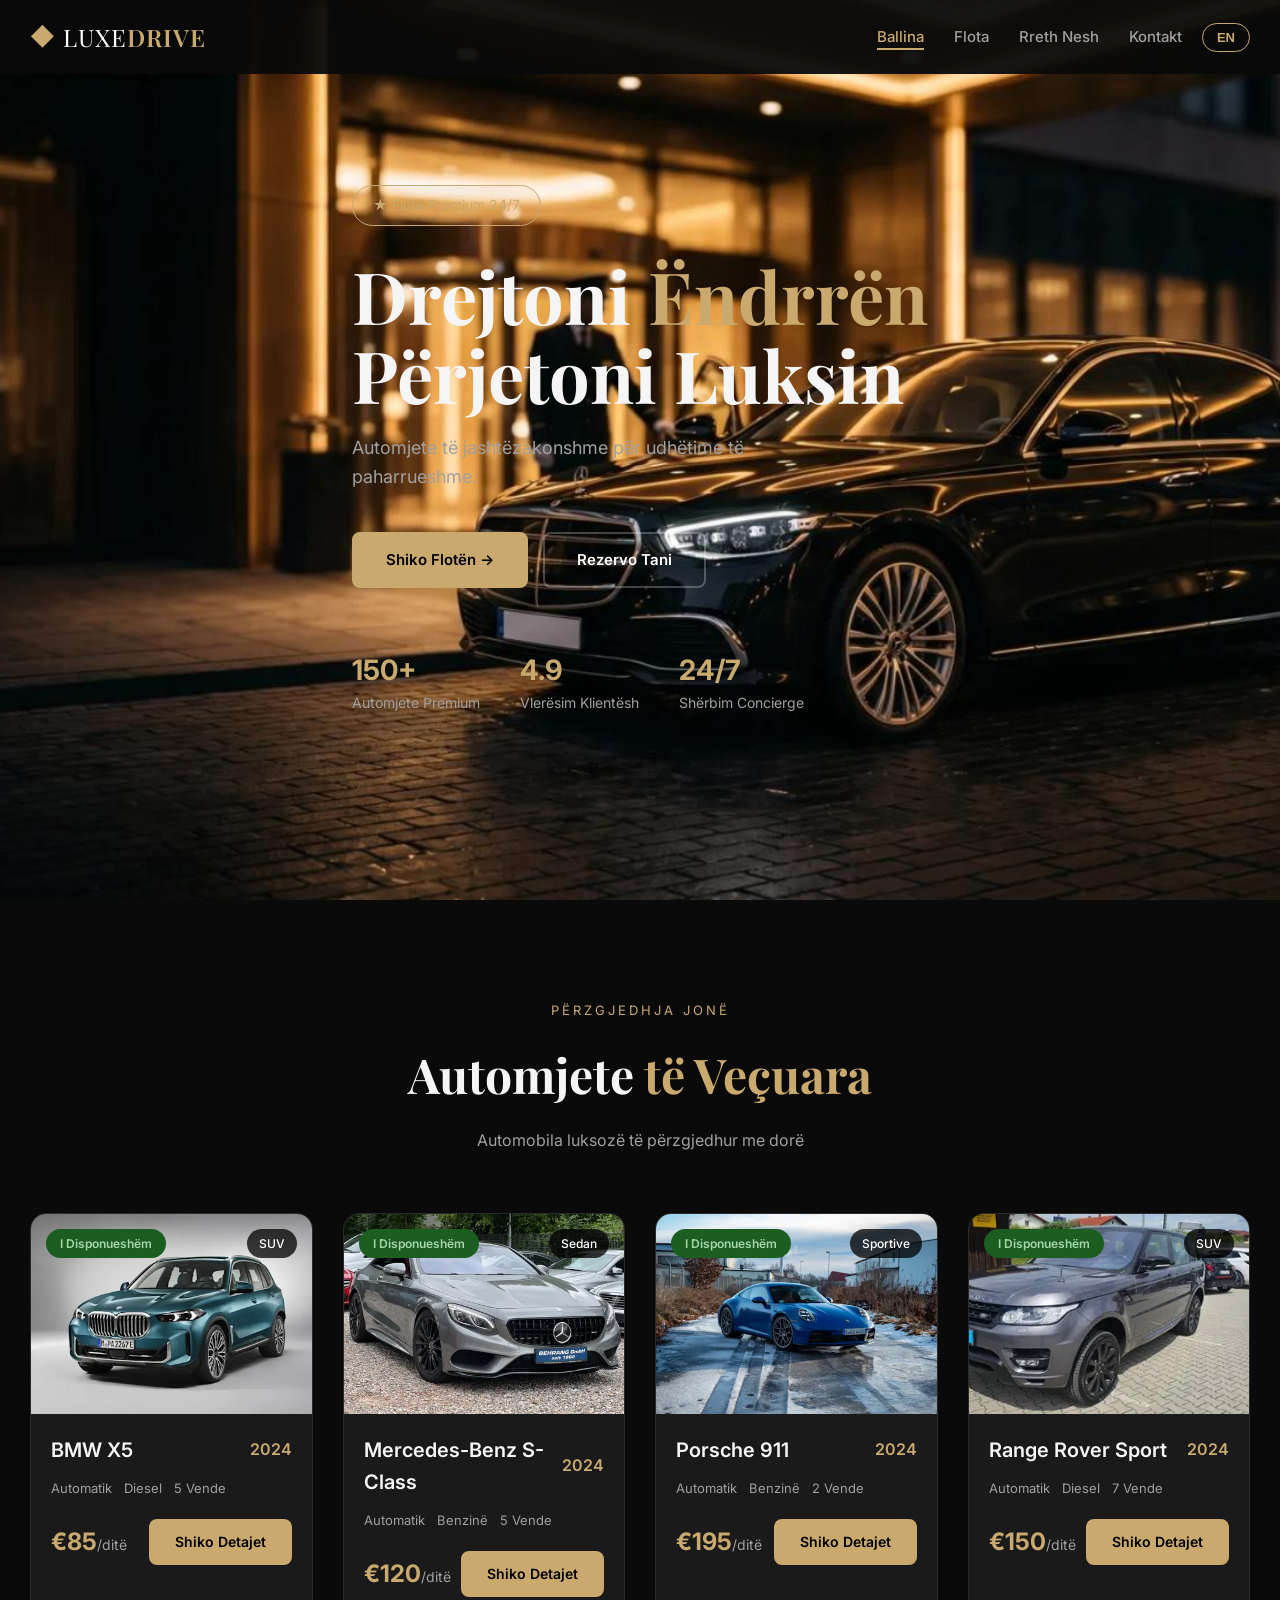
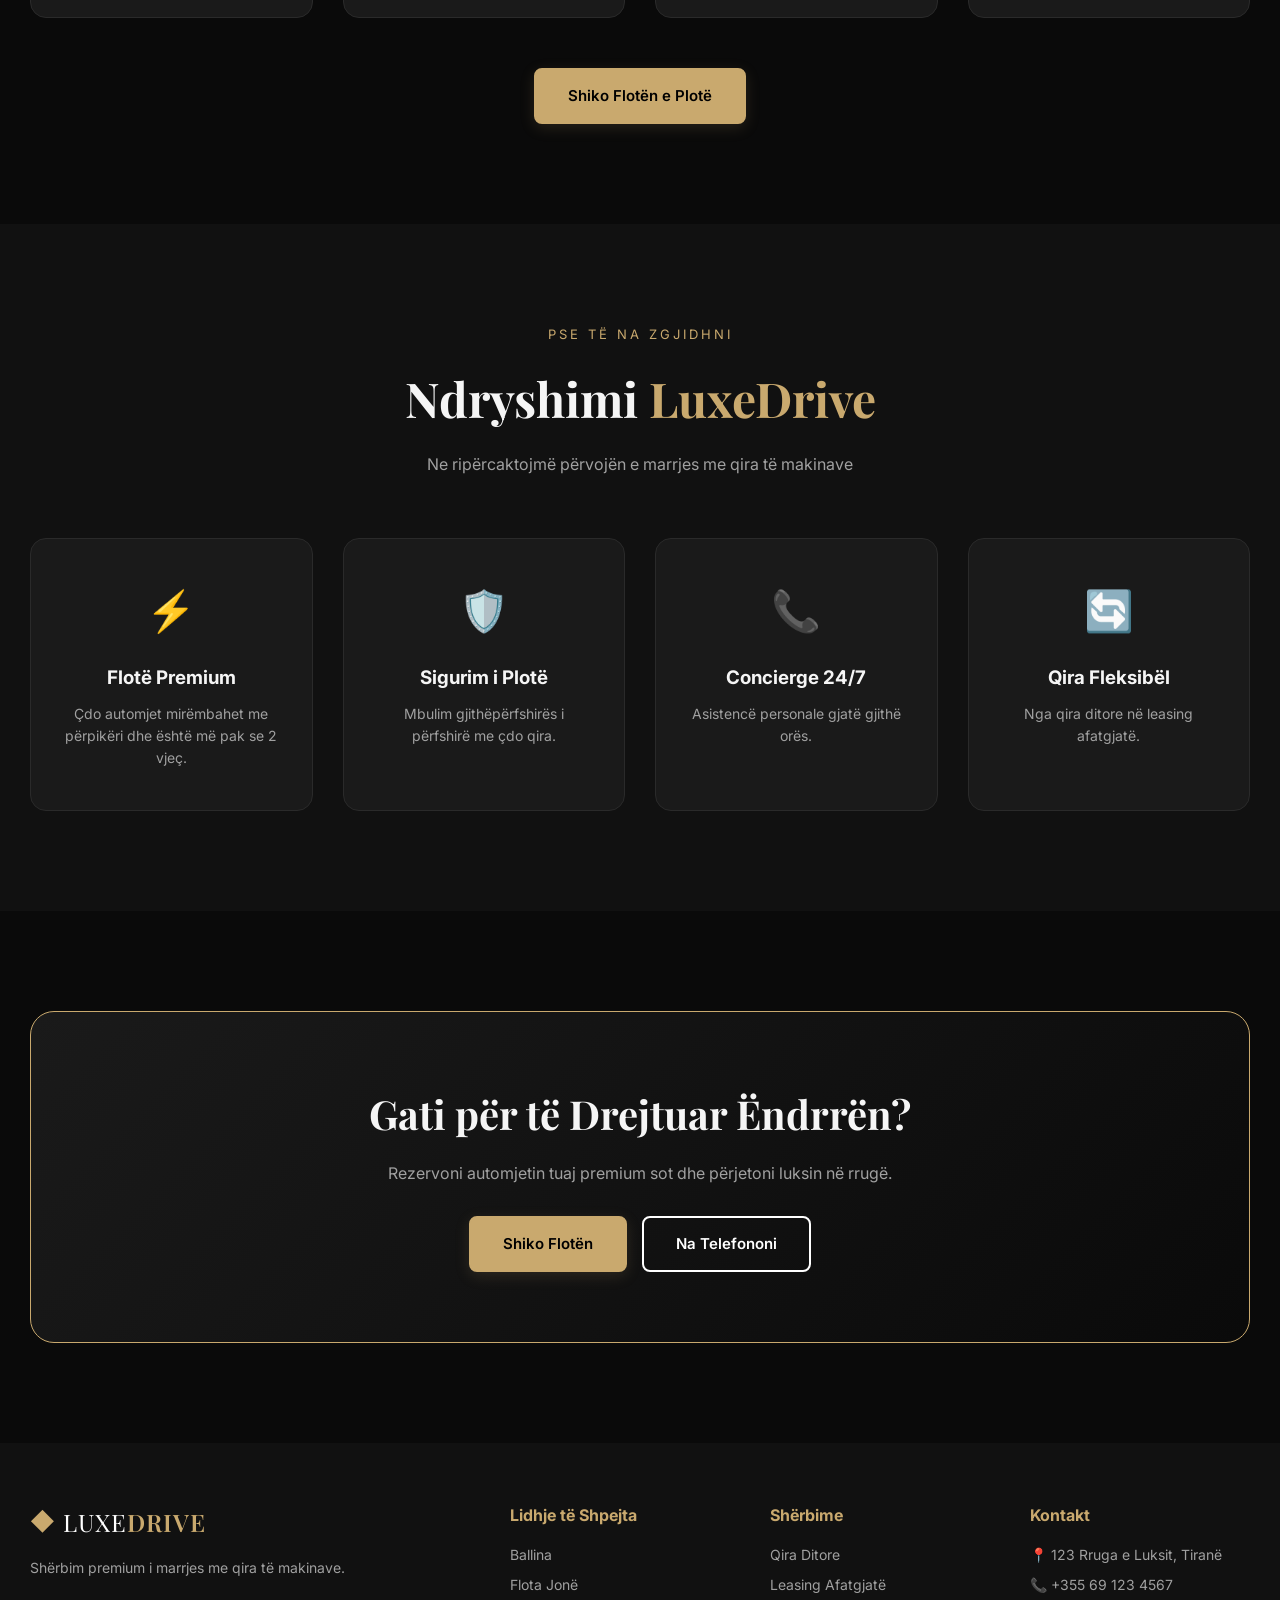
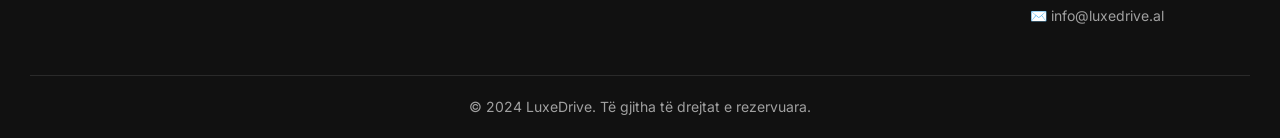
<file: index.html>
<!DOCTYPE html>
<html lang="sq">
<head>
    <meta charset="UTF-8">
    <meta name="viewport" content="width=device-width, initial-scale=1.0">
    <meta name="description" content="Makina me qira luksoze - Makina premium për shoferë të zgjuar. Merr me qira BMW, Mercedes, Porsche dhe më shumë.">
    <title>Makina Luksoze me Qira | Automjete Premium</title>
    <link rel="preconnect" href="https://fonts.googleapis.com">
    <link rel="preconnect" href="https://fonts.gstatic.com" crossorigin>
    <link href="https://fonts.googleapis.com/css2?family=Playfair+Display:ital,wght@0,400;0,500;0,600;0,700;0,800;1,400&family=Inter:wght@300;400;500;600;700&display=swap" rel="stylesheet">
    <link rel="stylesheet" href="style.css">
</head>
<body>
    <div class="loader-wrapper" id="loaderWrapper">
        <div class="loader"><div class="loader-ring"></div><span class="loader-text">LUXURY</span></div>
    </div>

    <button class="back-to-top" id="backToTop">↑</button>

    <nav class="navbar" id="navbar">
        <div class="nav-container">
            <a href="index.html" class="nav-logo">
                <span class="logo-icon">◆</span>
                <span class="logo-text">LUXE<span class="logo-accent">DRIVE</span></span>
            </a>
            <ul class="nav-links" id="navLinks">
                <li><a href="index.html" class="nav-link active">Ballina</a></li>
                <li><a href="fleet.html" class="nav-link">Flota</a></li>
                <li><a href="#why-us" class="nav-link">Rreth Nesh</a></li>
                <li><a href="#contact" class="nav-link">Kontakt</a></li>
            </ul>
            <div class="nav-actions">
                <button id="langToggle" class="lang-toggle">EN</button>
                <button class="hamburger" id="hamburger"><span></span><span></span><span></span></button>
            </div>
        </div>
    </nav>

    <section class="hero" id="hero">
        <div class="hero-overlay"></div>
        <div class="hero-bg" style="background-image: url('img/8BB7D976-9E53-4F63-9F30-2D5473FD84CC.jpeg');"></div>
        <div class="hero-content">
            <span class="hero-badge">★ Flotë Premium 24/7</span>
            <h1 class="hero-title">Drejtoni <span class="text-gold">Ëndrrën</span><br>Përjetoni Luksin</h1>
            <p class="hero-subtitle">Automjete të jashtëzakonshme për udhëtime të paharrueshme.</p>
            <div class="hero-buttons">
                <a href="fleet.html" class="btn btn-primary">Shiko Flotën →</a>
                <a href="fleet.html" class="btn btn-outline">Rezervo Tani</a>
            </div>
            <div class="hero-stats">
                <div class="hero-stat"><span class="stat-number">150+</span><span class="stat-label">Automjete Premium</span></div>
                <div class="hero-stat"><span class="stat-number">4.9</span><span class="stat-label">Vlerësim Klientësh</span></div>
                <div class="hero-stat"><span class="stat-number">24/7</span><span class="stat-label">Shërbim Concierge</span></div>
            </div>
        </div>
    </section>

    <section class="featured section-padding" id="featured">
        <div class="container">
            <div class="section-header">
                <span class="section-tag">Përzgjedhja Jonë</span>
                <h2 class="section-title">Automjete <span class="text-gold">të Veçuara</span></h2>
                <p class="section-desc">Automobila luksozë të përzgjedhur me dorë</p>
            </div>
            <div class="featured-grid">
                <div class="car-card">
                    <div class="car-card-image">
                        <img src="img/x5/1.webp" alt="BMW X5">
                        <span class="car-badge available">I Disponueshëm</span>
                        <span class="car-category">SUV</span>
                    </div>
                    <div class="car-card-body">
                        <div class="car-card-header"><h3>BMW X5</h3><span class="car-year">2024</span></div>
                        <div class="car-specs">
                            <span class="spec">Automatik</span>
                            <span class="spec">Diesel</span>
                            <span class="spec">5 Vende</span>
                        </div>
                        <div class="car-card-footer">
                            <span class="car-price">€85<span class="price-period">/ditë</span></span>
                            <a href="car-details.html?id=bmw-x5" class="btn btn-sm btn-gold">Shiko Detajet</a>
                        </div>
                    </div>
                </div>
                <div class="car-card">
                    <div class="car-card-image">
                        <img src="img/s-class/1.webp" alt="Mercedes S-Class">
                        <span class="car-badge available">I Disponueshëm</span>
                        <span class="car-category">Sedan</span>
                    </div>
                    <div class="car-card-body">
                        <div class="car-card-header"><h3>Mercedes-Benz S-Class</h3><span class="car-year">2024</span></div>
                        <div class="car-specs">
                            <span class="spec">Automatik</span>
                            <span class="spec">Benzinë</span>
                            <span class="spec">5 Vende</span>
                        </div>
                        <div class="car-card-footer">
                            <span class="car-price">€120<span class="price-period">/ditë</span></span>
                            <a href="car-details.html?id=mercedes-s-class" class="btn btn-sm btn-gold">Shiko Detajet</a>
                        </div>
                    </div>
                </div>
                <div class="car-card">
                    <div class="car-card-image">
                        <img src="img/porche911/1.webp" alt="Porsche 911">
                        <span class="car-badge available">I Disponueshëm</span>
                        <span class="car-category">Sportive</span>
                    </div>
                    <div class="car-card-body">
                        <div class="car-card-header"><h3>Porsche 911</h3><span class="car-year">2024</span></div>
                        <div class="car-specs">
                            <span class="spec">Automatik</span>
                            <span class="spec">Benzinë</span>
                            <span class="spec">2 Vende</span>
                        </div>
                        <div class="car-card-footer">
                            <span class="car-price">€195<span class="price-period">/ditë</span></span>
                            <a href="car-details.html?id=porsche-911" class="btn btn-sm btn-gold">Shiko Detajet</a>
                        </div>
                    </div>
                </div>
                <div class="car-card">
                    <div class="car-card-image">
                        <img src="img/rangerover/1.webp" alt="Range Rover Sport">
                        <span class="car-badge available">I Disponueshëm</span>
                        <span class="car-category">SUV</span>
                    </div>
                    <div class="car-card-body">
                        <div class="car-card-header"><h3>Range Rover Sport</h3><span class="car-year">2024</span></div>
                        <div class="car-specs">
                            <span class="spec">Automatik</span>
                            <span class="spec">Diesel</span>
                            <span class="spec">7 Vende</span>
                        </div>
                        <div class="car-card-footer">
                            <span class="car-price">€150<span class="price-period">/ditë</span></span>
                            <a href="car-details.html?id=range-rover-sport" class="btn btn-sm btn-gold">Shiko Detajet</a>
                        </div>
                    </div>
                </div>
            </div>
            <div class="section-cta">
                <a href="fleet.html" class="btn btn-primary">Shiko Flotën e Plotë</a>
            </div>
        </div>
    </section>

    <section class="why-us section-padding bg-dark" id="why-us">
        <div class="container">
            <div class="section-header">
                <span class="section-tag">Pse të Na Zgjidhni</span>
                <h2 class="section-title">Ndryshimi <span class="text-gold">LuxeDrive</span></h2>
                <p class="section-desc">Ne ripërcaktojmë përvojën e marrjes me qira të makinave</p>
            </div>
            <div class="features-grid">
                <div class="feature-card">
                    <div class="feature-icon">⚡</div>
                    <h3>Flotë Premium</h3>
                    <p>Çdo automjet mirëmbahet me përpikëri dhe është më pak se 2 vjeç.</p>
                </div>
                <div class="feature-card">
                    <div class="feature-icon">🛡️</div>
                    <h3>Sigurim i Plotë</h3>
                    <p>Mbulim gjithëpërfshirës i përfshirë me çdo qira.</p>
                </div>
                <div class="feature-card">
                    <div class="feature-icon">📞</div>
                    <h3>Concierge 24/7</h3>
                    <p>Asistencë personale gjatë gjithë orës.</p>
                </div>
                <div class="feature-card">
                    <div class="feature-icon">🔄</div>
                    <h3>Qira Fleksibël</h3>
                    <p>Nga qira ditore në leasing afatgjatë.</p>
                </div>
            </div>
        </div>
    </section>

    <section class="cta section-padding" id="contact">
        <div class="container">
            <div class="cta-card">
                <h2>Gati për të Drejtuar Ëndrrën?</h2>
                <p>Rezervoni automjetin tuaj premium sot dhe përjetoni luksin në rrugë.</p>
                <div class="cta-buttons">
                    <a href="fleet.html" class="btn btn-primary">Shiko Flotën</a>
                    <a href="tel:+355691234567" class="btn btn-outline-white">Na Telefononi</a>
                </div>
            </div>
        </div>
    </section>

    <footer class="footer">
        <div class="container">
            <div class="footer-grid">
                <div class="footer-brand">
                    <a href="index.html" class="nav-logo"><span class="logo-icon">◆</span><span class="logo-text">LUXE<span class="logo-accent">DRIVE</span></span></a>
                    <p>Shërbim premium i marrjes me qira të makinave.</p>
                </div>
                <div class="footer-links">
                    <h4>Lidhje të Shpejta</h4>
                    <ul>
                        <li><a href="index.html">Ballina</a></li>
                        <li><a href="fleet.html">Flota Jonë</a></li>
                    </ul>
                </div>
                <div class="footer-links">
                    <h4>Shërbime</h4>
                    <ul>
                        <li><a href="#">Qira Ditore</a></li>
                        <li><a href="#">Leasing Afatgjatë</a></li>
                    </ul>
                </div>
                <div class="footer-contact">
                    <h4>Kontakt</h4>
                    <ul>
                        <li>📍 123 Rruga e Luksit, Tiranë</li>
                        <li>📞 +355 69 123 4567</li>
                        <li>✉️ info@luxedrive.al</li>
                    </ul>
                </div>
            </div>
            <div class="footer-bottom">
                <p>© 2024 LuxeDrive. Të gjitha të drejtat e rezervuara.</p>
            </div>
        </div>
    </footer>

    <script src="main.js"></script>
</body>
</html>
</file>
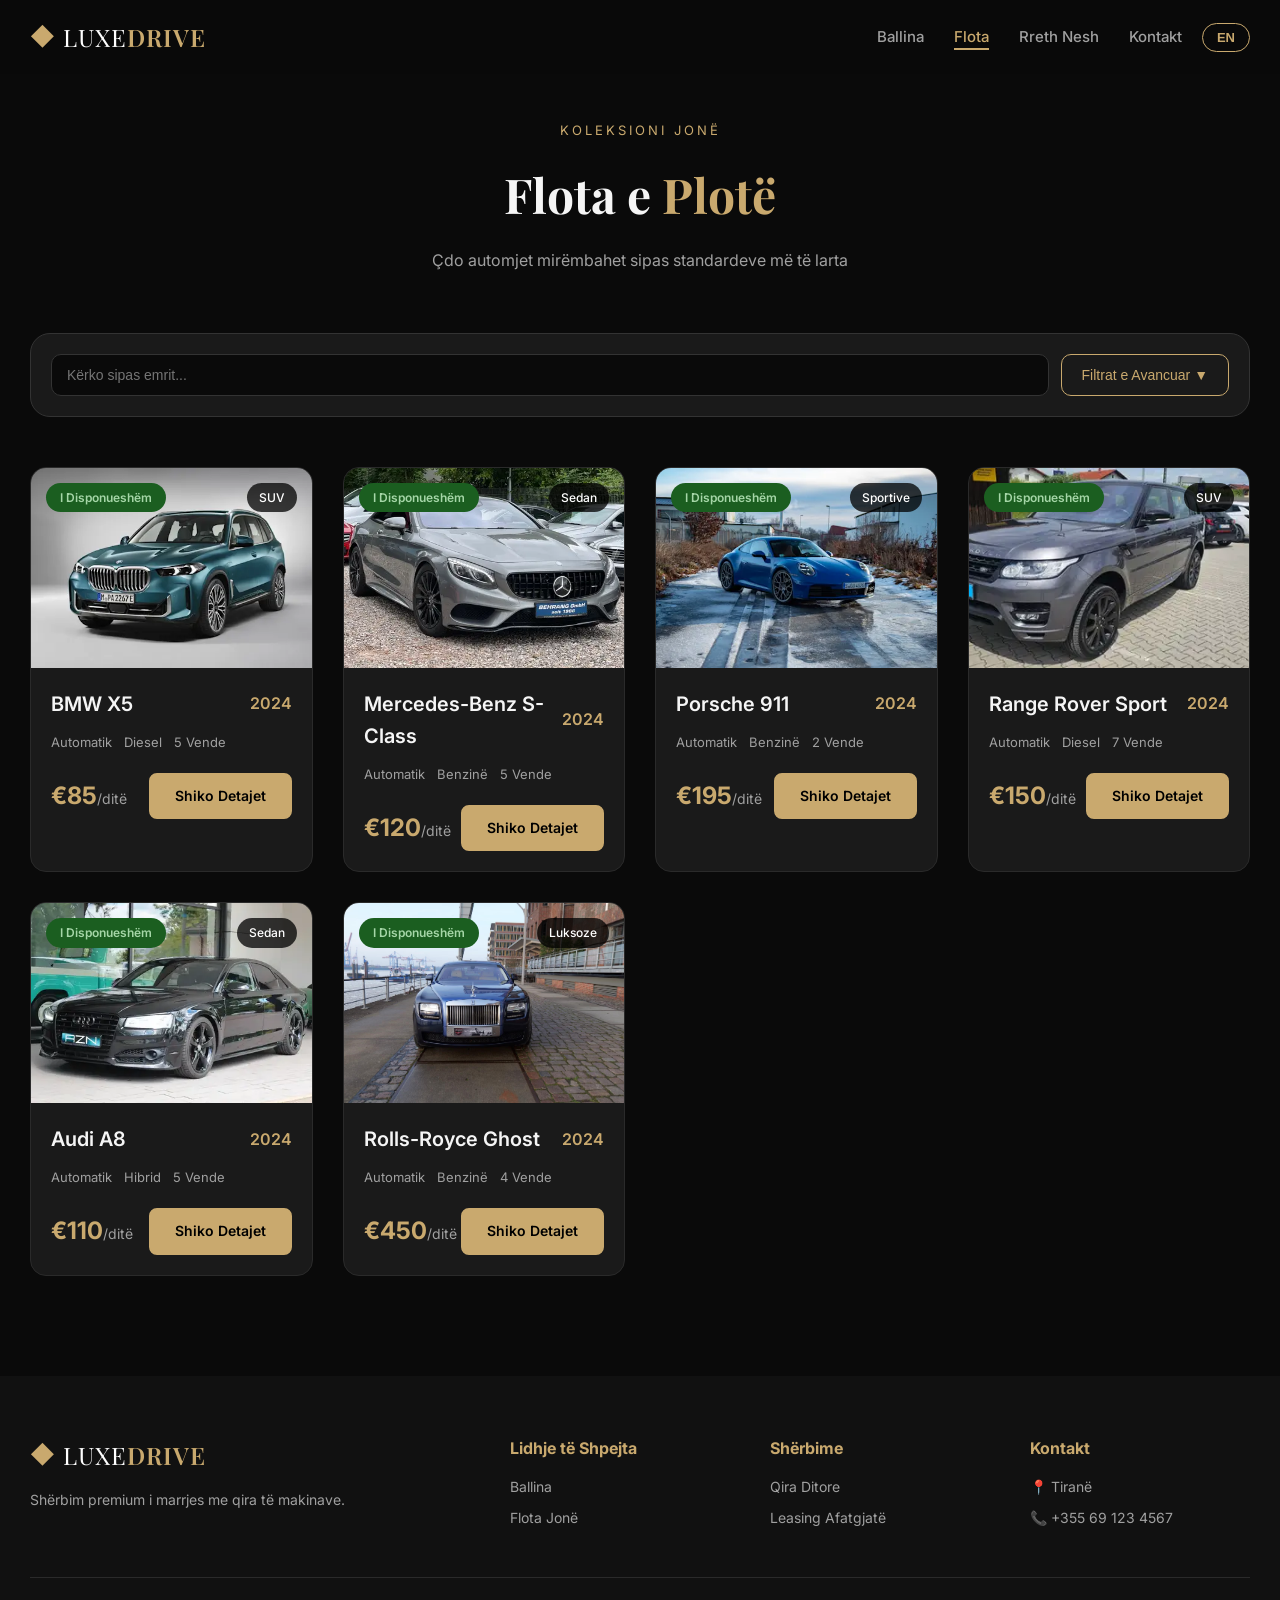
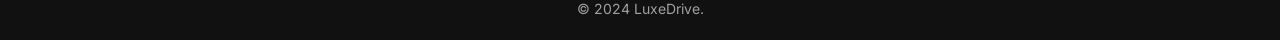
<file: fleet.html>
<!DOCTYPE html>
<html lang="sq">
<head>
    <meta charset="UTF-8">
    <meta name="viewport" content="width=device-width, initial-scale=1.0">
    <meta name="description" content="Shfletoni flotën tonë të plotë të makinave luksoze me qira.">
    <title>Flota Jonë | LuxeDrive</title>
    <link rel="preconnect" href="https://fonts.googleapis.com">
    <link rel="preconnect" href="https://fonts.gstatic.com" crossorigin>
    <link href="https://fonts.googleapis.com/css2?family=Playfair+Display:ital,wght@0,400;0,500;0,600;0,700;0,800;1,400&family=Inter:wght@300;400;500;600;700&display=swap" rel="stylesheet">
    <link rel="stylesheet" href="style.css">
    <style>
        /* Stilet shtesë për fleet */
        .fleet-grid { display: grid; grid-template-columns: repeat(auto-fill, minmax(280px, 1fr)); gap: 30px; }
        .filters-bar { background: #1a1a1a; border: 1px solid #333; padding: 20px; border-radius: 20px; display: flex; flex-wrap: wrap; gap: 12px; align-items: center; margin-bottom: 50px; }
        .filter-group { position: relative; min-width: 150px; flex: 1; }
        .filter-input, .filter-select { width: 100%; background: #0a0a0a; border: 1px solid #333; color: #fff; padding: 12px 15px; border-radius: 10px; font-size: 14px; appearance: none; }
        .filter-select { background-image: url("data:image/svg+xml,%3Csvg width='12' height='8' viewBox='0 0 12 8' fill='none' xmlns='http://www.w3.org/2000/svg'%3E%3Cpath d='M1 1.5L6 6.5L11 1.5' stroke='%23c9a96e' stroke-width='1.5' stroke-linecap='round'/%3E%3C/svg%3E"); background-repeat: no-repeat; background-position: right 14px center; padding-right: 36px; }
        .filter-input:focus, .filter-select:focus { outline: none; border-color: #c9a96e; }
        .price-range { display: flex; flex-direction: column; gap: 6px; color: #a0a0a0; }
        #priceRange { accent-color: #c9a96e; }
        #priceValue { color: #c9a96e; font-weight: 600; }
        .filter-toggle-btn { background: transparent; border: 1px solid #c9a96e; color: #c9a96e; padding: 12px 20px; border-radius: 10px; cursor: pointer; font-size: 14px; white-space: nowrap; transition: all 0.3s; }
        .filter-toggle-btn:hover { background: #c9a96e; color: #000; }
        .filter-expanded { display: none; flex-wrap: wrap; gap: 12px; width: 100%; padding-top: 15px; }
        .filter-expanded.active { display: flex; }
        .filter-search-row { display: flex; gap: 12px; align-items: center; width: 100%; }
        .btn-reset { background: transparent; border: 1px solid #c9a96e; color: #c9a96e; padding: 12px 22px; border-radius: 10px; cursor: pointer; font-size: 14px; white-space: nowrap; transition: all 0.3s; }
        .btn-reset:hover { background: #c9a96e; color: #000; }
        .no-results { text-align: center; padding: 50px; color: #a0a0a0; font-size: 18px; display: none; }
    </style>
</head>
<body>
    <div class="loader-wrapper" id="loaderWrapper">
        <div class="loader"><div class="loader-ring"></div><span class="loader-text">LUXURY</span></div>
    </div>

    <button class="back-to-top" id="backToTop">↑</button>

    <nav class="navbar" id="navbar">
        <div class="nav-container">
            <a href="index.html" class="nav-logo">
                <span class="logo-icon">◆</span><span class="logo-text">LUXE<span class="logo-accent">DRIVE</span></span>
            </a>
            <ul class="nav-links" id="navLinks">
                <li><a href="index.html" class="nav-link">Ballina</a></li>
                <li><a href="fleet.html" class="nav-link active">Flota</a></li>
                <li><a href="index.html#why-us" class="nav-link">Rreth Nesh</a></li>
                <li><a href="index.html#contact" class="nav-link">Kontakt</a></li>
            </ul>
            <div class="nav-actions">
                <button id="langToggle" class="lang-toggle">EN</button>
                <button class="hamburger" id="hamburger"><span></span><span></span><span></span></button>
            </div>
        </div>
    </nav>

    <main class="section-padding" style="padding-top: 120px;">
        <div class="container">
            <div class="section-header">
                <span class="section-tag">Koleksioni Jonë</span>
                <h1 class="section-title">Flota e <span class="text-gold">Plotë</span></h1>
                <p class="section-desc">Çdo automjet mirëmbahet sipas standardeve më të larta</p>
            </div>

            <div class="filters-bar" id="filtersBar">
                <div class="filter-search-row">
                    <div class="filter-group" style="flex: 2;">
                        <input type="text" id="searchInput" placeholder="Kërko sipas emrit..." class="filter-input">
                    </div>
                    <button class="filter-toggle-btn" id="filterToggleBtn">Filtrat e Avancuar ▼</button>
                </div>
                <div class="filter-expanded" id="filterExpanded">
                    <div class="filter-group">
                        <select id="brandFilter" class="filter-select">
                            <option value="">Të gjitha Markat</option>
                            <option value="bmw">BMW</option>
                            <option value="mercedes">Mercedes-Benz</option>
                            <option value="porsche">Porsche</option>
                            <option value="land-rover">Land Rover</option>
                            <option value="audi">Audi</option>
                            <option value="rolls-royce">Rolls-Royce</option>
                        </select>
                    </div>
                    <div class="filter-group">
                        <select id="categoryFilter" class="filter-select">
                            <option value="">Të gjitha Kategoritë</option>
                            <option value="sedan">Sedan</option>
                            <option value="suv">SUV</option>
                            <option value="sports">Sportive</option>
                            <option value="luxury">Luksoze</option>
                        </select>
                    </div>
                    <div class="filter-group">
                        <select id="transmissionFilter" class="filter-select">
                            <option value="">Transmisioni</option>
                            <option value="automatic">Automatik</option>
                            <option value="manual">Manual</option>
                        </select>
                    </div>
                    <div class="filter-group">
                        <select id="fuelFilter" class="filter-select">
                            <option value="">Karburanti</option>
                            <option value="petrol">Benzinë</option>
                            <option value="diesel">Diesel</option>
                            <option value="hybrid">Hibrid</option>
                            <option value="electric">Elektrik</option>
                        </select>
                    </div>
                    <div class="filter-group">
                        <select id="seatsFilter" class="filter-select">
                            <option value="">Vendet</option>
                            <option value="2">2</option>
                            <option value="5">5</option>
                            <option value="7">7</option>
                        </select>
                    </div>
                    <div class="filter-group price-range">
                        <label>Çmimi Maksimal: €<span id="priceValue">500</span>/ditë</label>
                        <input type="range" id="priceRange" min="50" max="500" value="500" step="10">
                    </div>
                    <div class="filter-group">
                        <select id="availabilityFilter" class="filter-select">
                            <option value="">Disponueshmëria</option>
                            <option value="true">Të Disponueshme Tani</option>
                        </select>
                    </div>
                    <div class="filter-group">
                        <select id="sortFilter" class="filter-select" style="border-color: #c9a96e; color: #c9a96e;">
                            <option value="default">Rendit: Parazgjedhur</option>
                            <option value="price-asc">Çmimi më i Ulët</option>
                            <option value="price-desc">Çmimi më i Lartë</option>
                            <option value="newest">Më të Rejat</option>
                            <option value="popular">Të Popullarizuara</option>
                        </select>
                    </div>
                    <button id="resetFilters" class="btn-reset">Rivendos Filtrat</button>
                </div>
            </div>

            <div class="fleet-grid" id="fleetGrid">
                <div class="car-card" data-brand="bmw" data-category="suv" data-transmission="automatic" data-fuel="diesel" data-seats="5" data-price="85" data-available="true" data-year="2024" data-popular="true" data-name="BMW X5">
                    <div class="car-card-image">
                        <img src="img/x5/1.webp" alt="BMW X5">
                        <span class="car-badge available">I Disponueshëm</span>
                        <span class="car-category">SUV</span>
                    </div>
                    <div class="car-card-body">
                        <div class="car-card-header"><h3>BMW X5</h3><span class="car-year">2024</span></div>
                        <div class="car-specs"><span class="spec">Automatik</span><span class="spec">Diesel</span><span class="spec">5 Vende</span></div>
                        <div class="car-card-footer">
                            <span class="car-price">€85<span class="price-period">/ditë</span></span>
                            <a href="car-details.html?id=bmw-x5" class="btn btn-sm btn-gold">Shiko Detajet</a>
                        </div>
                    </div>
                </div>
                <div class="car-card" data-brand="mercedes" data-category="sedan" data-transmission="automatic" data-fuel="petrol" data-seats="5" data-price="120" data-available="true" data-year="2024" data-popular="true" data-name="Mercedes-Benz S-Class">
                    <div class="car-card-image">
                        <img src="img/s-class/1.webp" alt="Mercedes S-Class">
                        <span class="car-badge available">I Disponueshëm</span>
                        <span class="car-category">Sedan</span>
                    </div>
                    <div class="car-card-body">
                        <div class="car-card-header"><h3>Mercedes-Benz S-Class</h3><span class="car-year">2024</span></div>
                        <div class="car-specs"><span class="spec">Automatik</span><span class="spec">Benzinë</span><span class="spec">5 Vende</span></div>
                        <div class="car-card-footer">
                            <span class="car-price">€120<span class="price-period">/ditë</span></span>
                            <a href="car-details.html?id=mercedes-s-class" class="btn btn-sm btn-gold">Shiko Detajet</a>
                        </div>
                    </div>
                </div>
                <div class="car-card" data-brand="porsche" data-category="sports" data-transmission="automatic" data-fuel="petrol" data-seats="2" data-price="195" data-available="true" data-year="2024" data-popular="true" data-name="Porsche 911">
                    <div class="car-card-image">
                        <img src="img/porche911/1.webp" alt="Porsche 911">
                        <span class="car-badge available">I Disponueshëm</span>
                        <span class="car-category">Sportive</span>
                    </div>
                    <div class="car-card-body">
                        <div class="car-card-header"><h3>Porsche 911</h3><span class="car-year">2024</span></div>
                        <div class="car-specs"><span class="spec">Automatik</span><span class="spec">Benzinë</span><span class="spec">2 Vende</span></div>
                        <div class="car-card-footer">
                            <span class="car-price">€195<span class="price-period">/ditë</span></span>
                            <a href="car-details.html?id=porsche-911" class="btn btn-sm btn-gold">Shiko Detajet</a>
                        </div>
                    </div>
                </div>
                <div class="car-card" data-brand="land-rover" data-category="suv" data-transmission="automatic" data-fuel="diesel" data-seats="7" data-price="150" data-available="true" data-year="2024" data-popular="true" data-name="Range Rover Sport">
                    <div class="car-card-image">
                        <img src="img/rangerover/1.webp" alt="Range Rover Sport">
                        <span class="car-badge available">I Disponueshëm</span>
                        <span class="car-category">SUV</span>
                    </div>
                    <div class="car-card-body">
                        <div class="car-card-header"><h3>Range Rover Sport</h3><span class="car-year">2024</span></div>
                        <div class="car-specs"><span class="spec">Automatik</span><span class="spec">Diesel</span><span class="spec">7 Vende</span></div>
                        <div class="car-card-footer">
                            <span class="car-price">€150<span class="price-period">/ditë</span></span>
                            <a href="car-details.html?id=range-rover-sport" class="btn btn-sm btn-gold">Shiko Detajet</a>
                        </div>
                    </div>
                </div>
                <div class="car-card" data-brand="audi" data-category="sedan" data-transmission="automatic" data-fuel="hybrid" data-seats="5" data-price="110" data-available="true" data-year="2024" data-popular="false" data-name="Audi A8">
                    <div class="car-card-image">
                        <img src="img/audia8/1.webp" alt="Audi A8">
                        <span class="car-badge available">I Disponueshëm</span>
                        <span class="car-category">Sedan</span>
                    </div>
                    <div class="car-card-body">
                        <div class="car-card-header"><h3>Audi A8</h3><span class="car-year">2024</span></div>
                        <div class="car-specs"><span class="spec">Automatik</span><span class="spec">Hibrid</span><span class="spec">5 Vende</span></div>
                        <div class="car-card-footer">
                            <span class="car-price">€110<span class="price-period">/ditë</span></span>
                            <a href="car-details.html?id=audi-a8" class="btn btn-sm btn-gold">Shiko Detajet</a>
                        </div>
                    </div>
                </div>
                <div class="car-card" data-brand="rolls-royce" data-category="luxury" data-transmission="automatic" data-fuel="petrol" data-seats="4" data-price="450" data-available="true" data-year="2024" data-popular="false" data-name="Rolls-Royce Ghost">
                    <div class="car-card-image">
                        <img src="img/rr/1.jpeg" alt="Rolls-Royce Ghost">
                        <span class="car-badge available">I Disponueshëm</span>
                        <span class="car-category">Luksoze</span>
                    </div>
                    <div class="car-card-body">
                        <div class="car-card-header"><h3>Rolls-Royce Ghost</h3><span class="car-year">2024</span></div>
                        <div class="car-specs"><span class="spec">Automatik</span><span class="spec">Benzinë</span><span class="spec">4 Vende</span></div>
                        <div class="car-card-footer">
                            <span class="car-price">€450<span class="price-period">/ditë</span></span>
                            <a href="car-details.html?id=rolls-royce-ghost" class="btn btn-sm btn-gold">Shiko Detajet</a>
                        </div>
                    </div>
                </div>
            </div>
            <div class="no-results" id="noResults">Nuk ka automjete që përputhen me filtrat.</div>
        </div>
    </main>

    <footer class="footer">
        <div class="container">
            <div class="footer-grid">
                <div class="footer-brand">
                    <a href="index.html" class="nav-logo"><span class="logo-icon">◆</span><span class="logo-text">LUXE<span class="logo-accent">DRIVE</span></span></a>
                    <p>Shërbim premium i marrjes me qira të makinave.</p>
                </div>
                <div class="footer-links"><h4>Lidhje të Shpejta</h4><ul><li><a href="index.html">Ballina</a></li><li><a href="fleet.html">Flota Jonë</a></li></ul></div>
                <div class="footer-links"><h4>Shërbime</h4><ul><li><a href="#">Qira Ditore</a></li><li><a href="#">Leasing Afatgjatë</a></li></ul></div>
                <div class="footer-contact"><h4>Kontakt</h4><ul><li>📍 Tiranë</li><li>📞 +355 69 123 4567</li></ul></div>
            </div>
            <div class="footer-bottom"><p>© 2024 LuxeDrive.</p></div>
        </div>
    </footer>

    <script src="main.js"></script>
    <script>
        // Filter toggle
        document.getElementById('filterToggleBtn').addEventListener('click', function() {
            document.getElementById('filterExpanded').classList.toggle('active');
            this.textContent = document.getElementById('filterExpanded').classList.contains('active') ? 'Fshih Filtrat ▲' : 'Filtrat e Avancuar ▼';
        });

        // Fleet filter logic
        (function() {
            const cards = Array.from(document.querySelectorAll('#fleetGrid .car-card'));
            const searchInput = document.getElementById('searchInput');
            const brandFilter = document.getElementById('brandFilter');
            const categoryFilter = document.getElementById('categoryFilter');
            const transmissionFilter = document.getElementById('transmissionFilter');
            const fuelFilter = document.getElementById('fuelFilter');
            const seatsFilter = document.getElementById('seatsFilter');
            const priceRange = document.getElementById('priceRange');
            const priceValue = document.getElementById('priceValue');
            const availabilityFilter = document.getElementById('availabilityFilter');
            const sortFilter = document.getElementById('sortFilter');
            const resetBtn = document.getElementById('resetFilters');
            const noResults = document.getElementById('noResults');
            const fleetGrid = document.getElementById('fleetGrid');

            function applyFilters() {
                const searchTerm = searchInput.value.toLowerCase();
                const brand = brandFilter.value;
                const category = categoryFilter.value;
                const transmission = transmissionFilter.value;
                const fuel = fuelFilter.value;
                const seats = seatsFilter.value;
                const maxPrice = parseInt(priceRange.value);
                const available = availabilityFilter.value;
                priceValue.textContent = maxPrice;
                let visibleCount = 0;

                cards.forEach(card => {
                    const name = card.dataset.name.toLowerCase();
                    let show = true;
                    if (searchTerm && !name.includes(searchTerm)) show = false;
                    if (brand && card.dataset.brand !== brand) show = false;
                    if (category && card.dataset.category !== category) show = false;
                    if (transmission && card.dataset.transmission !== transmission) show = false;
                    if (fuel && card.dataset.fuel !== fuel) show = false;
                    if (seats && card.dataset.seats !== seats) show = false;
                    if (parseInt(card.dataset.price) > maxPrice) show = false;
                    if (available === 'true' && card.dataset.available !== 'true') show = false;
                    card.style.display = show ? '' : 'none';
                    if (show) visibleCount++;
                });
                noResults.style.display = visibleCount === 0 ? 'block' : 'none';
                sortCards();
            }

            function sortCards() {
                const sortBy = sortFilter.value;
                const visible = Array.from(fleetGrid.children).filter(c => c.style.display !== 'none');
                visible.sort((a, b) => {
                    if (sortBy === 'price-asc') return parseInt(a.dataset.price) - parseInt(b.dataset.price);
                    if (sortBy === 'price-desc') return parseInt(b.dataset.price) - parseInt(a.dataset.price);
                    if (sortBy === 'newest') return parseInt(b.dataset.year) - parseInt(a.dataset.year);
                    if (sortBy === 'popular') return (b.dataset.popular === 'true' ? 1 : 0) - (a.dataset.popular === 'true' ? 1 : 0);
                    return 0;
                });
                visible.forEach(card => fleetGrid.appendChild(card));
            }

            [searchInput, brandFilter, categoryFilter, transmissionFilter, fuelFilter, seatsFilter, availabilityFilter].forEach(el => {
                el.addEventListener('input', applyFilters);
                el.addEventListener('change', applyFilters);
            });
            priceRange.addEventListener('input', applyFilters);
            sortFilter.addEventListener('change', applyFilters);
            resetBtn.addEventListener('click', () => {
                searchInput.value = '';
                brandFilter.value = '';
                categoryFilter.value = '';
                transmissionFilter.value = '';
                fuelFilter.value = '';
                seatsFilter.value = '';
                priceRange.value = 500;
                priceValue.textContent = '500';
                availabilityFilter.value = '';
                sortFilter.value = 'default';
                cards.forEach(card => card.style.display = '');
                noResults.style.display = 'none';
            });
            applyFilters();
        })();
    </script>
</body>
</html>
</file>
<file: style.css>
:root {
    --gold: #c9a96e;
    --gold-light: #e0c78a;
    --gold-dark: #b8943c;
    --dark-bg: #0a0a0a;
    --dark-surface: #111111;
    --dark-card: #1a1a1a;
    --text-primary: #f5f5f5;
    --text-secondary: #a0a0a0;
    --border-color: #2a2a2a;
    --font-heading: 'Playfair Display', serif;
    --font-body: 'Inter', sans-serif;
    --shadow-gold: 0 4px 15px rgba(201,169,110,0.15);
}

* { margin: 0; padding: 0; box-sizing: border-box; }
html { scroll-behavior: smooth; }
body {
    font-family: var(--font-body);
    background: var(--dark-bg);
    color: var(--text-primary);
    line-height: 1.6;
    overflow-x: hidden;
    -webkit-font-smoothing: antialiased;
}

/* Loader */
.loader-wrapper {
    position: fixed; top: 0; left: 0; width: 100%; height: 100%;
    background: var(--dark-bg); display: flex; flex-direction: column; align-items: center; justify-content: center;
    z-index: 9999; transition: opacity 0.5s ease, visibility 0.5s;
}
.loader-wrapper.hidden { opacity: 0; visibility: hidden; }
.loader-ring {
    width: 50px; height: 50px; border: 3px solid rgba(201,169,110,0.2);
    border-top-color: var(--gold); border-radius: 50%;
    animation: spin 1s linear infinite; margin-bottom: 20px;
}
.loader-text { font-family: var(--font-heading); letter-spacing: 4px; color: var(--gold); font-size: 14px; }
@keyframes spin { to { transform: rotate(360deg); } }

/* Back to top */
.back-to-top {
    position: fixed; bottom: 30px; right: 30px; width: 45px; height: 45px;
    background: var(--gold); color: #000; border: none; border-radius: 50%;
    cursor: pointer; opacity: 0; visibility: hidden; transition: all 0.3s; z-index: 999;
    display: flex; align-items: center; justify-content: center; box-shadow: var(--shadow-gold); font-size: 20px;
}
.back-to-top:hover { background: var(--gold-light); transform: translateY(-2px); }
.back-to-top.visible { opacity: 1; visibility: visible; }

/* Navbar */
.navbar {
    position: fixed; top: 0; left: 0; width: 100%; z-index: 1000;
    padding: 18px 0; transition: all 0.3s ease; background: rgba(10,10,10,0.95);
}
.navbar.scrolled { padding: 12px 0; box-shadow: 0 4px 20px rgba(0,0,0,0.6); }
.nav-container { max-width: 1300px; margin: 0 auto; padding: 0 30px; display: flex; align-items: center; justify-content: space-between; }
.nav-logo { display: flex; align-items: center; gap: 8px; text-decoration: none; z-index: 2; }
.logo-icon { color: var(--gold); font-size: 24px; }
.logo-text { font-family: var(--font-heading); font-size: 24px; color: #fff; letter-spacing: 1px; }
.logo-accent { color: var(--gold); font-weight: 600; }
.nav-links { display: flex; list-style: none; gap: 30px; align-items: center; margin-left: auto; margin-right: 20px; }
.nav-link { color: var(--text-secondary); text-decoration: none; font-weight: 500; font-size: 15px; transition: color 0.3s; position: relative; }
.nav-link::after { content: ''; position: absolute; bottom: -4px; left: 0; width: 0; height: 2px; background: var(--gold); transition: width 0.3s; }
.nav-link:hover, .nav-link.active { color: var(--gold); }
.nav-link:hover::after, .nav-link.active::after { width: 100%; }
.nav-actions { display: flex; align-items: center; gap: 12px; }
.lang-toggle { background: transparent; border: 1px solid var(--gold); color: var(--gold); padding: 6px 14px; border-radius: 20px; cursor: pointer; font-weight: 600; font-size: 13px; transition: all 0.3s; }
.lang-toggle:hover { background: var(--gold); color: #000; }
.hamburger { display: none; flex-direction: column; gap: 5px; background: none; border: none; cursor: pointer; z-index: 2; padding: 5px; }
.hamburger span { width: 25px; height: 2px; background: #fff; transition: 0.3s; display: block; }

/* Hero */
.hero { height: 100vh; min-height: 700px; position: relative; display: flex; align-items: center; overflow: hidden; }
.hero-bg { position: absolute; top: 0; left: 0; width: 100%; height: 100%; background-size: cover; background-position: center; transform: scale(1.1); transition: transform 6s ease; }
.hero:hover .hero-bg { transform: scale(1); }
.hero-overlay { position: absolute; top: 0; left: 0; width: 100%; height: 100%; background: linear-gradient(to right, rgba(0,0,0,0.8) 0%, rgba(0,0,0,0.2) 100%); }
.hero-content { position: relative; max-width: 1300px; margin: 0 auto; padding: 0 30px; z-index: 2; }
.hero-badge { display: inline-block; background: rgba(201,169,110,0.1); border: 1px solid var(--gold); color: var(--gold); padding: 8px 20px; border-radius: 50px; font-size: 14px; margin-bottom: 30px; }
.hero-title { font-family: var(--font-heading); font-size: clamp(40px, 8vw, 72px); line-height: 1.1; margin-bottom: 20px; }
.text-gold { color: var(--gold); }
.hero-subtitle { font-size: 18px; color: var(--text-secondary); max-width: 500px; margin-bottom: 40px; }
.hero-buttons { display: flex; gap: 15px; flex-wrap: wrap; }
.hero-stats { display: flex; gap: 40px; margin-top: 60px; }
.hero-stat { display: flex; flex-direction: column; }
.stat-number { font-size: 28px; font-weight: 700; color: var(--gold); }
.stat-label { color: var(--text-secondary); font-size: 14px; }

/* Buttons */
.btn { display: inline-flex; align-items: center; gap: 8px; padding: 14px 32px; border: 2px solid transparent; font-weight: 600; cursor: pointer; transition: all 0.3s; text-decoration: none; font-size: 15px; border-radius: 8px; }
.btn-primary { background: var(--gold); color: #000; border-color: var(--gold); box-shadow: var(--shadow-gold); }
.btn-primary:hover { background: var(--gold-light); border-color: var(--gold-light); transform: translateY(-2px); }
.btn-outline { background: transparent; color: #fff; border-color: rgba(255,255,255,0.25); }
.btn-outline:hover { border-color: var(--gold); color: var(--gold); }
.btn-outline-white { border-color: #fff; color: #fff; }
.btn-gold { background: var(--gold); color: #000; border-color: var(--gold); padding: 10px 24px; font-size: 14px; font-weight: 600; }
.btn-gold:hover { background: var(--gold-light); }
.btn-sm { padding: 10px 24px; font-size: 14px; }

/* Sections */
.section-padding { padding: 100px 0; }
.container { max-width: 1300px; margin: 0 auto; padding: 0 30px; }
.section-header { text-align: center; margin-bottom: 60px; }
.section-tag { text-transform: uppercase; letter-spacing: 3px; color: var(--gold); font-size: 13px; margin-bottom: 15px; display: block; }
.section-title { font-family: var(--font-heading); font-size: clamp(36px, 6vw, 48px); margin-bottom: 15px; }
.section-desc { color: var(--text-secondary); max-width: 600px; margin: 0 auto; }
.bg-dark { background: var(--dark-surface); }
.section-cta { text-align: center; margin-top: 50px; }

/* Car Cards */
.featured-grid { display: grid; grid-template-columns: repeat(auto-fill, minmax(280px, 1fr)); gap: 30px; }
.car-card { background: var(--dark-card); border: 1px solid var(--border-color); border-radius: 16px; overflow: hidden; transition: transform 0.3s, border-color 0.3s, box-shadow 0.3s; }
.car-card:hover { transform: translateY(-8px); border-color: var(--gold); box-shadow: 0 20px 40px rgba(0,0,0,0.5); }
.car-card-image { position: relative; height: 200px; overflow: hidden; }
.car-card-image img { width: 100%; height: 100%; object-fit: cover; transition: transform 0.6s; }
.car-card:hover .car-card-image img { transform: scale(1.05); }
.car-badge { position: absolute; top: 15px; left: 15px; padding: 5px 14px; border-radius: 20px; font-size: 12px; font-weight: 600; z-index: 2; }
.car-badge.available { background: #1b5e20; color: #a5d6a7; }
.car-category { position: absolute; top: 15px; right: 15px; background: rgba(0,0,0,0.75); color: #fff; padding: 5px 12px; border-radius: 20px; font-size: 12px; font-weight: 500; z-index: 2; }
.car-card-body { padding: 20px; display: flex; flex-direction: column; }
.car-card-header { display: flex; justify-content: space-between; align-items: center; margin-bottom: 12px; }
.car-card-header h3 { font-size: 20px; font-weight: 600; }
.car-year { color: var(--gold); font-weight: 600; }
.car-specs { display: flex; flex-wrap: wrap; gap: 12px; margin-bottom: 20px; }
.spec { font-size: 13px; color: var(--text-secondary); }
.car-card-footer { display: flex; justify-content: space-between; align-items: center; margin-top: auto; }
.car-price { font-size: 24px; font-weight: 700; color: var(--gold); }
.price-period { font-size: 14px; color: var(--text-secondary); font-weight: 400; }

/* Features */
.features-grid { display: grid; grid-template-columns: repeat(auto-fit, minmax(250px, 1fr)); gap: 30px; }
.feature-card { background: var(--dark-card); border: 1px solid var(--border-color); border-radius: 16px; padding: 40px 30px; text-align: center; transition: transform 0.3s, border-color 0.3s; }
.feature-card:hover { transform: translateY(-5px); border-color: var(--gold); }
.feature-icon { font-size: 40px; margin-bottom: 20px; }
.feature-card h3 { margin-bottom: 10px; }
.feature-card p { color: var(--text-secondary); font-size: 14px; }

/* CTA */
.cta-card { background: linear-gradient(135deg, #1a1a1a 0%, #0a0a0a 100%); border: 1px solid var(--gold); padding: 70px 40px; text-align: center; border-radius: 24px; }
.cta-card h2 { font-family: var(--font-heading); font-size: 40px; margin-bottom: 15px; }
.cta-card p { color: var(--text-secondary); margin-bottom: 30px; }
.cta-buttons { display: flex; gap: 15px; justify-content: center; }

/* Footer */
.footer { background: var(--dark-surface); padding: 60px 0 20px; }
.footer-grid { display: grid; grid-template-columns: 2fr 1fr 1fr 1fr; gap: 40px; margin-bottom: 40px; }
.footer-brand p { color: var(--text-secondary); margin-top: 15px; font-size: 14px; }
.footer-links h4, .footer-contact h4 { color: var(--gold); margin-bottom: 15px; }
.footer-links ul, .footer-contact ul { list-style: none; }
.footer-links li, .footer-contact li { margin-bottom: 8px; color: var(--text-secondary); font-size: 14px; }
.footer-links a { color: var(--text-secondary); text-decoration: none; transition: color 0.3s; }
.footer-links a:hover { color: var(--gold); }
.footer-bottom { border-top: 1px solid var(--border-color); padding-top: 20px; text-align: center; color: var(--text-secondary); font-size: 14px; }

/* Responsive */
@media (max-width: 1024px) { .footer-grid { grid-template-columns: 1fr 1fr; } }
@media (max-width: 768px) {
    .nav-links { position: fixed; top: 0; left: 0; width: 100%; height: 100vh; background: rgba(10,10,10,0.98); flex-direction: column; justify-content: center; align-items: center; gap: 40px; transform: translateX(100%); transition: transform 0.4s; z-index: 1; }
    .nav-links.active { transform: translateX(0); }
    .hamburger { display: flex; }
    .hero-title { font-size: 36px; }
    .hero-stats { flex-wrap: wrap; gap: 20px; }
    .footer-grid { grid-template-columns: 1fr; }
    .cta-card h2 { font-size: 28px; }
}
</file>
